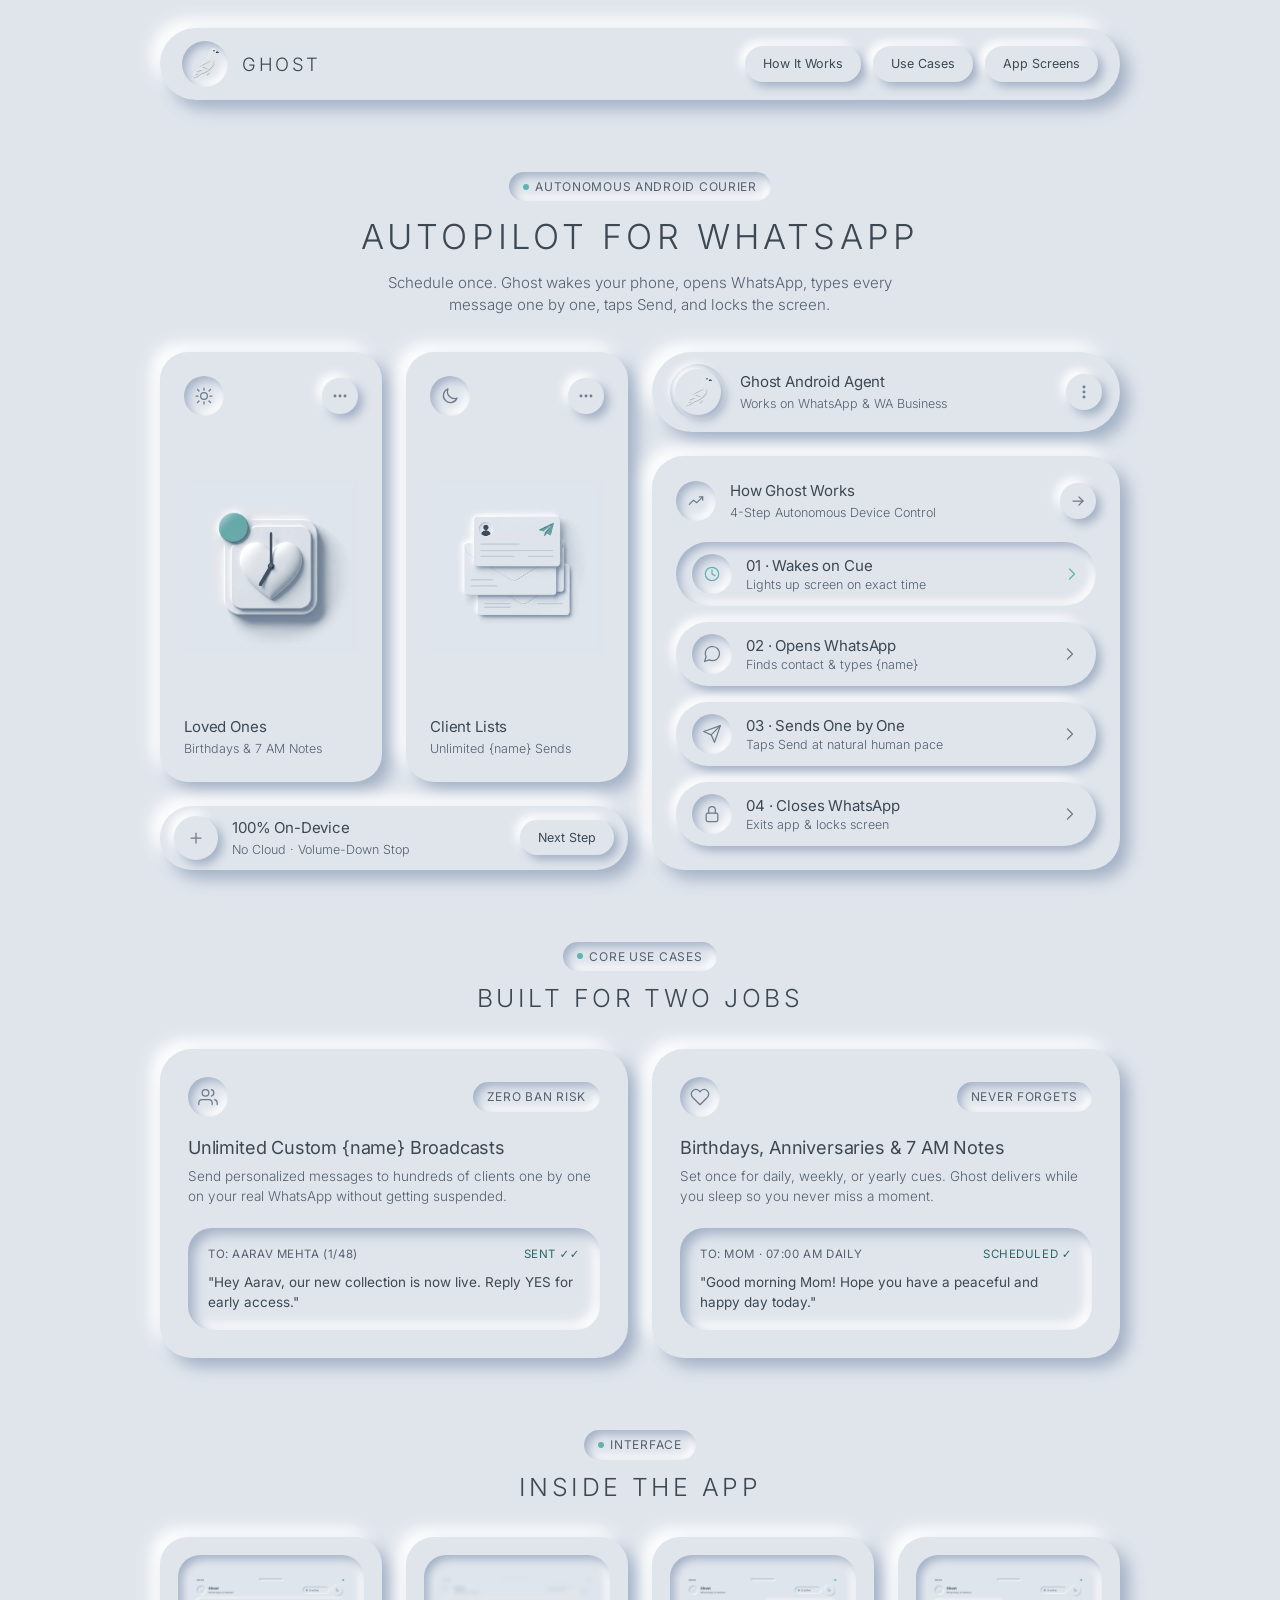
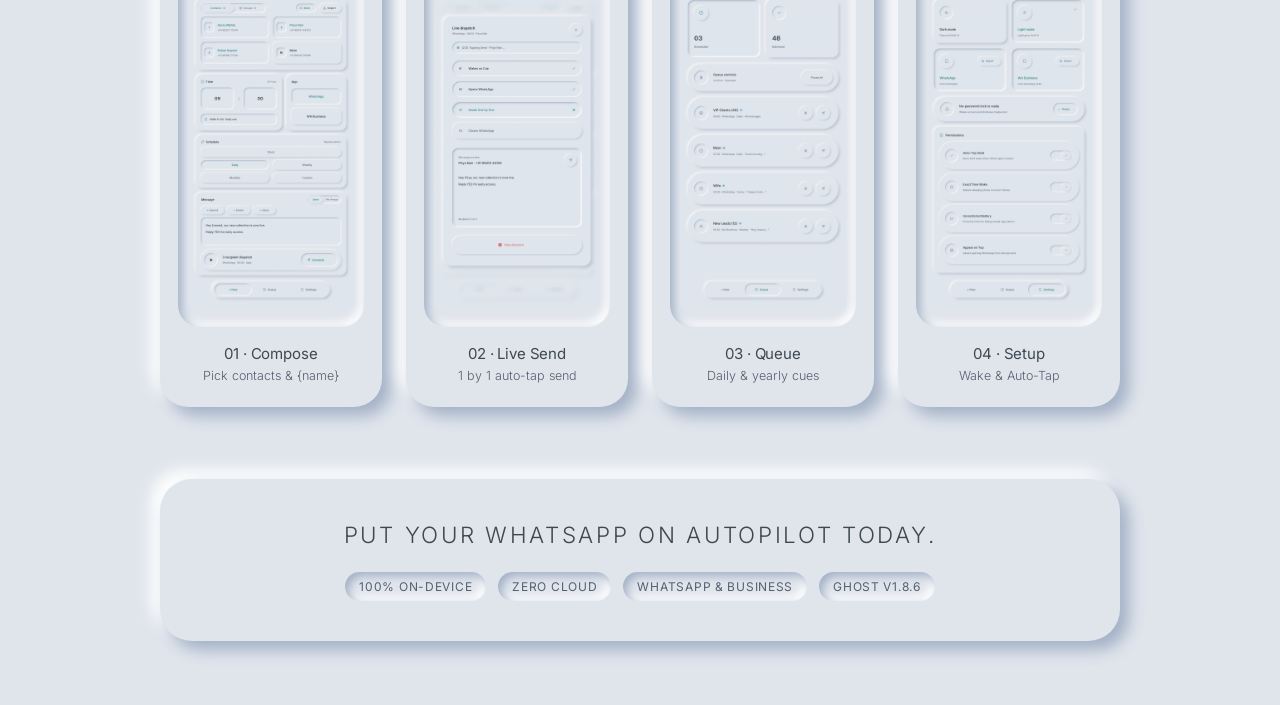
<file: index.html>
<!DOCTYPE html>
<html lang="en">
<head>
  <meta charset="UTF-8" />
  <meta name="viewport" content="width=device-width, initial-scale=1.0" />
  <title>Ghost · WhatsApp Scheduler &amp; Broadcast Autopilot for Android</title>
  <meta
    name="description"
    content="Schedule WhatsApp &amp; WA Business messages once. Ghost wakes your Android phone, opens WhatsApp, sends custom {name} broadcasts 1 by 1, and locks the screen."
  />
  <meta
    name="robots"
    content="index, follow, max-image-preview:large, max-snippet:-1, max-video-preview:-1"
  />
  <meta name="theme-color" content="#E0E5EC" />
  <link rel="canonical" href="https://ghost.justsimpleapps.online/" />

  <!-- Preload Self-Hosted WOFF2 Fonts for Zero-FOIT & Faster LCP -->
  <link
    rel="preload"
    href="assets/fonts/inter-latin-300-normal.woff2"
    as="font"
    type="font/woff2"
    crossorigin
  />
  <link
    rel="preload"
    href="assets/fonts/inter-latin-400-normal.woff2"
    as="font"
    type="font/woff2"
    crossorigin
  />
  <link
    rel="preload"
    href="assets/card-loved-ones.webp?v=4"
    as="image"
    type="image/webp"
    fetchpriority="high"
  />
  <link
    rel="preload"
    href="assets/card-client-lists.webp?v=4"
    as="image"
    type="image/webp"
    fetchpriority="high"
  />

  <!-- Transparent White Pigeon PNG Favicon & App Icons (No Background) -->
  <link rel="icon" type="image/png" sizes="64x64" href="favicon.png?v=3" />
  <link rel="shortcut icon" type="image/png" href="assets/favicon.png?v=3" />
  <link rel="icon" type="image/png" sizes="192x192" href="assets/icon-192.png?v=3" />
  <link rel="apple-touch-icon" sizes="180x180" href="apple-touch-icon.png?v=3" />
  <link rel="manifest" href="site.webmanifest" />

  <!-- Open Graph / Social Share Meta Tags -->
  <meta property="og:type" content="website" />
  <meta property="og:site_name" content="Ghost" />
  <meta property="og:locale" content="en_US" />
  <meta property="og:url" content="https://ghost.justsimpleapps.online/" />
  <meta property="og:title" content="GHOST · Autopilot for WhatsApp" />
  <meta
    property="og:description"
    content="Wakes on Cue · Opens WhatsApp · Sends 1 by 1 · Closes WhatsApp. 100% On-Device Android Autopilot."
  />
  <meta property="og:image" content="https://ghost.justsimpleapps.online/assets/og-image.png?v=3" />
  <meta property="og:image:type" content="image/png" />
  <meta property="og:image:width" content="1200" />
  <meta property="og:image:height" content="630" />
  <meta property="og:image:alt" content="GHOST · Autopilot for WhatsApp" />
  <meta name="twitter:card" content="summary_large_image" />
  <meta name="twitter:title" content="GHOST · Autopilot for WhatsApp" />
  <meta
    name="twitter:description"
    content="Wakes on Cue · Opens WhatsApp · Sends 1 by 1 · Closes WhatsApp. 100% On-Device Android Autopilot."
  />
  <meta name="twitter:image" content="https://ghost.justsimpleapps.online/assets/og-image.png?v=3" />

  <!-- Schema.org Structured Data (Organization + WebSite + SoftwareApplication + HowTo) -->
  <script type="application/ld+json">
    {
      "@context": "https://schema.org",
      "@graph": [
        {
          "@type": "Organization",
          "@id": "https://ghost.justsimpleapps.online/#organization",
          "name": "JustSimpleApps",
          "url": "https://justsimpleapps.online/",
          "logo": "https://ghost.justsimpleapps.online/assets/icon-512.png",
          "sameAs": [
            "https://github.com/owaiskhan-ash",
            "https://github.com/owaiskhan-ash/Ghost",
            "https://github.com/owaiskhan-ash/Ghost-Website"
          ]
        },
        {
          "@type": "WebSite",
          "@id": "https://ghost.justsimpleapps.online/#website",
          "url": "https://ghost.justsimpleapps.online/",
          "name": "Ghost · WhatsApp Autopilot",
          "inLanguage": "en-US",
          "publisher": {
            "@id": "https://ghost.justsimpleapps.online/#organization"
          },
          "description": "100% on-device Android WhatsApp scheduler and sequential broadcast autopilot."
        },
        {
          "@type": "SoftwareApplication",
          "@id": "https://ghost.justsimpleapps.online/#app",
          "name": "Ghost",
          "operatingSystem": "Android 8.0+",
          "applicationCategory": "CommunicationApplication",
          "softwareVersion": "1.8.6",
          "isAccessibleForFree": true,
          "author": {
            "@id": "https://ghost.justsimpleapps.online/#organization"
          },
          "sameAs": [
            "https://github.com/owaiskhan-ash/Ghost",
            "https://github.com/owaiskhan-ash/Ghost-Website"
          ],
          "description": "Autonomous Android courier that wakes your phone on schedule, opens WhatsApp or WA Business, types personalized {name} messages one by one, taps Send, and locks the screen.",
          "featureList": [
            "100% On-Device Android WhatsApp Scheduler with Zero Cloud Dependency",
            "Supports both WhatsApp and WhatsApp Business",
            "Unlimited Custom {name} Sequential Broadcasts with Zero Ban Risk",
            "Automatic Screen Wake, Chat Search, One-by-One Auto-Tap Send, and Screen Lock",
            "Daily, Weekly, and Yearly Recurring Cues for Birthdays, Anniversaries, and Morning Notes"
          ],
          "image": "https://ghost.justsimpleapps.online/assets/og-image.png",
          "screenshot": [
            "https://ghost.justsimpleapps.online/assets/screen-broadcast.png",
            "https://ghost.justsimpleapps.online/assets/screen-live-send.png",
            "https://ghost.justsimpleapps.online/assets/screen-loved-ones.png",
            "https://ghost.justsimpleapps.online/assets/screen-setup.png"
          ],
          "offers": {
            "@type": "Offer",
            "price": "0",
            "priceCurrency": "USD"
          },
          "aggregateRating": {
            "@type": "AggregateRating",
            "ratingValue": "5.0",
            "bestRating": "5",
            "worstRating": "1",
            "ratingCount": "28"
          }
        },
        {
          "@type": "HowTo",
          "@id": "https://ghost.justsimpleapps.online/#howto",
          "name": "How Ghost Automates WhatsApp Messages on Android",
          "description": "4-step autonomous on-device control that dispatches scheduled WhatsApp messages hands-free.",
          "totalTime": "PT1M",
          "image": "https://ghost.justsimpleapps.online/assets/screen-live-send.png",
          "step": [
            {
              "@type": "HowToStep",
              "position": 1,
              "name": "Wakes on Cue",
              "url": "https://ghost.justsimpleapps.online/#how-it-works",
              "text": "Ghost lights up your Android screen at the exact scheduled minute."
            },
            {
              "@type": "HowToStep",
              "position": 2,
              "name": "Opens WhatsApp",
              "url": "https://ghost.justsimpleapps.online/#how-it-works",
              "text": "Launches WhatsApp or WA Business, finds the contact chat, and types custom {name} variables."
            },
            {
              "@type": "HowToStep",
              "position": 3,
              "name": "Sends One by One",
              "url": "https://ghost.justsimpleapps.online/#how-it-works",
              "text": "Taps Send sequentially at a natural human pace with zero ban risk."
            },
            {
              "@type": "HowToStep",
              "position": 4,
              "name": "Closes WhatsApp",
              "url": "https://ghost.justsimpleapps.online/#how-it-works",
              "text": "Exits WhatsApp back to the home screen and lets the display lock."
            }
          ]
        },
        {
          "@type": "FAQPage",
          "@id": "https://ghost.justsimpleapps.online/#faq",
          "mainEntity": [
            {
              "@type": "Question",
              "name": "Does Ghost have any WhatsApp ban risk?",
              "acceptedAnswer": {
                "@type": "Answer",
                "text": "No. Ghost runs 100% on your physical Android device and dispatches messages sequentially one by one inside your real WhatsApp or WhatsApp Business app at a natural human pace, avoiding bulk cloud APIs and unofficial mod APKs."
              }
            },
            {
              "@type": "Question",
              "name": "Does Ghost work while my phone screen is off?",
              "acceptedAnswer": {
                "@type": "Answer",
                "text": "Yes. At the scheduled minute, Ghost wakes the display, opens WhatsApp, types and taps Send for each recipient, exits WhatsApp, and lets the screen lock again automatically."
              }
            },
            {
              "@type": "Question",
              "name": "Can Ghost send personalized {name} broadcasts to client lists?",
              "acceptedAnswer": {
                "@type": "Answer",
                "text": "Yes. You can select individual contacts or custom broadcast groups and use {name}, {date}, and {day} variables so every recipient receives a personally addressed message."
              }
            },
            {
              "@type": "Question",
              "name": "Does Ghost upload my contacts or messages to the cloud?",
              "acceptedAnswer": {
                "@type": "Answer",
                "text": "Never. Ghost operates 100% locally on your Android phone with zero cloud servers and instant Volume-Down hardware emergency stop."
              }
            }
          ]
        }
      ]
    }
  </script>

  <style>
    /* ==========================================================================
       1. Self-Hosted Thin & Normal Fonts + CSS Custom Properties
       ========================================================================== */
    @font-face {
      font-family: 'Inter';
      font-style: normal;
      font-weight: 300;
      font-display: swap;
      src: url('assets/fonts/inter-latin-300-normal.woff2') format('woff2');
    }

    @font-face {
      font-family: 'Inter';
      font-style: normal;
      font-weight: 400;
      font-display: swap;
      src: url('assets/fonts/inter-latin-400-normal.woff2') format('woff2');
    }

    :root {
      --bg-base: #E0E5EC;
      --text-primary: #3D4852;
      --text-secondary: #556070;
      --icon-color: #6C7A89;
      --accent-color: #5FB3B3;
      --accent-text: #266868;

      /* Paired Neumorphic Shadows */
      --shadow-raised: 9px 9px 16px #A3B1C6, -9px -9px 16px #FFFFFF;
      --shadow-raised-sm: 5px 5px 10px #A3B1C6, -5px -5px 10px #FFFFFF;
      --shadow-inset: inset 6px 6px 12px #A3B1C6, inset -6px -6px 12px #FFFFFF;
      --shadow-inset-sm: inset 4px 4px 8px #A3B1C6, inset -4px -4px 8px #FFFFFF;
      --shadow-focus: inset 3px 3px 6px #A3B1C6, inset -3px -3px 6px #FFFFFF;

      /* Radii */
      --radius-lg: 32px;
      --radius-md: 28px;
      --radius-sm: 24px;
      --radius-pill: 999px;
      --radius-circle: 50%;
    }

    /* ==========================================================================
       2. Reset & Base Typography
       ========================================================================== */
    *,
    *::before,
    *::after {
      box-sizing: border-box;
      margin: 0;
      padding: 0;
    }

    html {
      font-size: 16px;
      scroll-behavior: smooth;
      -webkit-font-smoothing: antialiased;
      -moz-osx-font-smoothing: grayscale;
    }

    /* Sleek Neumorphic Soft-UI Side Scroller (PC & Mobile) */
    ::-webkit-scrollbar {
      width: 10px;
      height: 10px;
    }

    ::-webkit-scrollbar-button {
      display: none;
      width: 0;
      height: 0;
    }

    ::-webkit-scrollbar-track {
      background-color: var(--bg-base);
      box-shadow: inset 2px 2px 4px #A3B1C6, inset -2px -2px 4px #FFFFFF;
      border-radius: var(--radius-pill);
      margin: 6px 0;
    }

    ::-webkit-scrollbar-thumb {
      background-color: #9AA8BC;
      border-radius: var(--radius-pill);
      border: 2px solid var(--bg-base);
      min-height: 44px;
    }

    ::-webkit-scrollbar-thumb:hover,
    ::-webkit-scrollbar-thumb:active {
      background-color: var(--accent-color);
    }

    ::-webkit-scrollbar-corner {
      background-color: var(--bg-base);
    }

    @supports not selector(::-webkit-scrollbar) {
      html {
        scrollbar-width: thin;
        scrollbar-color: #9AA8BC var(--bg-base);
      }
    }

    body {
      font-family: 'Inter', system-ui, -apple-system, BlinkMacSystemFont, 'Segoe UI', Roboto, sans-serif;
      font-weight: 400;
      background-color: var(--bg-base);
      color: var(--text-primary);
      min-height: 100vh;
      line-height: 1.45;
      overflow-x: hidden;
    }

    a {
      color: inherit;
      text-decoration: none;
    }

    button {
      font-family: inherit;
      border: none;
      background: var(--bg-base);
      color: var(--text-primary);
      cursor: pointer;
    }

    button:focus-visible,
    a:focus-visible {
      outline: none;
      box-shadow: var(--shadow-focus);
    }

    /* Typography helpers */
    .title-text {
      font-size: 0.9375rem;
      font-weight: 400;
      color: var(--text-primary);
      letter-spacing: -0.01em;
    }

    .subtitle-text {
      font-size: 0.78125rem;
      font-weight: 300;
      color: var(--text-secondary);
      margin-top: 2px;
    }

    /* ==========================================================================
       3. Shared Neumorphic Primitives
       ========================================================================== */
    .neu-card-lg {
      background-color: var(--bg-base);
      border-radius: var(--radius-lg);
      box-shadow: var(--shadow-raised);
    }

    .neu-card-md {
      background-color: var(--bg-base);
      border-radius: var(--radius-md);
      box-shadow: var(--shadow-raised);
    }

    .neu-pill {
      background-color: var(--bg-base);
      border-radius: var(--radius-pill);
      box-shadow: var(--shadow-raised);
    }

    .neu-well-inset {
      background-color: var(--bg-base);
      border-radius: var(--radius-sm);
      box-shadow: var(--shadow-inset);
    }

    .icon-well {
      width: 40px;
      height: 40px;
      border-radius: var(--radius-circle);
      background-color: var(--bg-base);
      box-shadow: var(--shadow-inset-sm);
      display: inline-flex;
      align-items: center;
      justify-content: center;
      flex-shrink: 0;
      color: var(--icon-color);
      transition: all 0.2s ease;
    }

    .icon-btn {
      width: 36px;
      height: 36px;
      border-radius: var(--radius-circle);
      background-color: var(--bg-base);
      box-shadow: var(--shadow-raised-sm);
      display: inline-flex;
      align-items: center;
      justify-content: center;
      flex-shrink: 0;
      color: var(--icon-color);
      transition: all 0.2s ease;
    }

    .icon-btn:hover,
    .icon-btn:active,
    .icon-btn.is-active {
      box-shadow: var(--shadow-inset-sm);
      color: var(--accent-color);
    }

    .icon-svg {
      width: 20px;
      height: 20px;
      stroke: currentColor;
      stroke-width: 1.5;
      stroke-linecap: round;
      stroke-linejoin: round;
      fill: none;
    }

    .pill-tag {
      display: inline-flex;
      align-items: center;
      gap: 6px;
      padding: 6px 14px;
      border-radius: var(--radius-pill);
      background-color: var(--bg-base);
      box-shadow: var(--shadow-inset-sm);
      font-size: 0.75rem;
      font-weight: 400;
      letter-spacing: 0.06em;
      text-transform: uppercase;
      color: var(--text-secondary);
    }

    .pill-tag .dot {
      width: 6px;
      height: 6px;
      border-radius: var(--radius-circle);
      background-color: var(--accent-color);
    }

    /* ==========================================================================
       4. Landing Page Layout & Header Navbar
       ========================================================================== */
    .page-wrapper {
      max-width: 1040px;
      margin: 0 auto;
      padding: 28px 40px 64px;
      display: flex;
      flex-direction: column;
      gap: 72px;
    }

    .main-content {
      display: flex;
      flex-direction: column;
      gap: 72px;
    }

    .site-header {
      height: 72px;
      padding: 10px 22px;
      display: flex;
      align-items: center;
      justify-content: space-between;
      gap: 16px;
    }

    .brand-lockup {
      display: flex;
      align-items: center;
      gap: 14px;
    }

    .brand-icon-ring {
      width: 46px;
      height: 46px;
      border-radius: var(--radius-circle);
      background-color: var(--bg-base);
      box-shadow: var(--shadow-inset-sm);
      display: inline-flex;
      align-items: center;
      justify-content: center;
      color: var(--text-primary);
    }

    .brand-wordmark {
      font-size: 1.15rem;
      font-weight: 300;
      letter-spacing: 0.14em;
      text-transform: uppercase;
      color: var(--text-primary);
    }

    .header-nav {
      display: flex;
      align-items: center;
      gap: 12px;
    }

    .nav-pill-link {
      padding: 9px 18px;
      border-radius: var(--radius-pill);
      background-color: var(--bg-base);
      box-shadow: var(--shadow-raised-sm);
      font-size: 0.78125rem;
      font-weight: 400;
      color: var(--text-primary);
      transition: all 0.2s ease;
    }

    .nav-pill-link:hover,
    .nav-pill-link:active {
      box-shadow: var(--shadow-inset-sm);
      color: var(--accent-text);
    }

    /* ==========================================================================
       5. Hero Intro + Interactive 2-Column How-It-Works Dashboard
       ========================================================================== */
    .hero-section {
      display: flex;
      flex-direction: column;
      gap: 36px;
    }

    .hero-intro {
      text-align: center;
      max-width: 680px;
      margin: 0 auto;
      display: flex;
      flex-direction: column;
      align-items: center;
      gap: 14px;
    }

    .hero-heading {
      font-size: 2.15rem;
      font-weight: 300;
      letter-spacing: 0.12em;
      text-transform: uppercase;
      color: var(--text-primary);
      line-height: 1.25;
    }

    .hero-subtitle {
      font-size: 0.9375rem;
      font-weight: 300;
      color: var(--text-secondary);
      max-width: 520px;
    }

    /* 2-Column Dashboard Grid */
    .dashboard-grid {
      display: grid;
      grid-template-columns: repeat(2, minmax(0, 1fr));
      gap: 24px;
      align-items: stretch;
    }

    .dashboard-col {
      display: flex;
      flex-direction: column;
      justify-content: space-between;
      gap: 24px;
    }

    /* Two-Up Card Row */
    .two-up-row {
      display: grid;
      grid-template-columns: repeat(2, minmax(0, 1fr));
      gap: 24px;
      flex: 1;
    }

    .square-card {
      min-height: 220px;
      height: 100%;
      padding: 24px;
      display: flex;
      flex-direction: column;
      justify-content: space-between;
    }

    .square-card__top {
      display: flex;
      align-items: center;
      justify-content: space-between;
    }

    .square-card__art {
      width: 100%;
      flex: 1;
      min-height: 170px;
      margin: 12px 0;
      border-radius: 18px;
      background-color: var(--bg-base);
      box-shadow: none;
      padding: 0;
      display: flex;
      align-items: center;
      justify-content: center;
      overflow: hidden;
    }

    .square-card__art picture {
      width: 100%;
      height: 100%;
      display: flex;
      align-items: center;
      justify-content: center;
    }

    .square-card__art img {
      width: 100%;
      height: 100%;
      max-height: 200px;
      object-fit: contain;
      border-radius: 14px;
      display: block;
    }

    .square-card__bottom {
      display: flex;
      flex-direction: column;
    }

    /* Bottom Action Bar */
    .action-bar {
      height: 64px;
      padding: 8px 14px;
      display: flex;
      align-items: center;
      justify-content: space-between;
      gap: 14px;
    }

    .action-bar__left {
      display: flex;
      align-items: center;
      gap: 14px;
      min-width: 0;
    }

    .plus-btn {
      width: 44px;
      height: 44px;
      border-radius: var(--radius-circle);
      background-color: var(--bg-base);
      box-shadow: var(--shadow-raised-sm);
      display: inline-flex;
      align-items: center;
      justify-content: center;
      color: var(--icon-color);
      flex-shrink: 0;
      transition: all 0.2s ease;
    }

    .plus-btn:hover,
    .plus-btn:active,
    .plus-btn.is-active {
      box-shadow: var(--shadow-inset);
      color: var(--accent-color);
    }

    .see-all-btn {
      padding: 10px 18px;
      border-radius: var(--radius-pill);
      background-color: var(--bg-base);
      box-shadow: var(--shadow-raised-sm);
      font-size: 0.78125rem;
      font-weight: 400;
      color: var(--text-primary);
      flex-shrink: 0;
      transition: all 0.2s ease;
    }

    .see-all-btn:hover,
    .see-all-btn:active {
      box-shadow: var(--shadow-inset-sm);
      color: var(--accent-text);
    }

    /* Right Column: Agent Status Pill & 4-Step Panel */
    .profile-pill {
      height: 80px;
      padding: 12px 18px;
      display: flex;
      align-items: center;
      justify-content: space-between;
      gap: 14px;
    }

    .profile-pill__left {
      display: flex;
      align-items: center;
      gap: 14px;
      min-width: 0;
    }

    .avatar-ring {
      width: 56px;
      height: 56px;
      border-radius: var(--radius-circle);
      background-color: var(--bg-base);
      box-shadow: var(--shadow-inset-sm);
      padding: 5px;
      display: inline-flex;
      align-items: center;
      justify-content: center;
      flex-shrink: 0;
    }

    .avatar-slot {
      width: 100%;
      height: 100%;
      border-radius: var(--radius-circle);
      background-color: var(--bg-base);
      box-shadow: var(--shadow-raised-sm);
      display: flex;
      align-items: center;
      justify-content: center;
      color: var(--icon-color);
    }

    .analytics-panel {
      padding: 24px;
      display: flex;
      flex-direction: column;
      gap: 20px;
    }

    .analytics-panel__header {
      display: flex;
      align-items: center;
      justify-content: space-between;
      gap: 12px;
    }

    .analytics-panel__identity {
      display: flex;
      align-items: center;
      gap: 14px;
    }

    .analytics-list {
      display: flex;
      flex-direction: column;
      gap: 16px;
    }

    .analytics-row {
      width: 100%;
      height: 64px;
      border-radius: var(--radius-pill);
      background-color: var(--bg-base);
      box-shadow: var(--shadow-raised-sm);
      padding: 8px 16px;
      display: flex;
      align-items: center;
      justify-content: space-between;
      gap: 14px;
      text-align: left;
      transition: all 0.2s ease;
    }

    .analytics-row:hover,
    .analytics-row:active,
    .analytics-row.is-active {
      box-shadow: var(--shadow-inset-sm);
    }

    .analytics-row.is-active .icon-well {
      color: var(--accent-color);
    }

    .analytics-row:hover .chevron-icon,
    .analytics-row.is-active .chevron-icon {
      color: var(--accent-color);
      transform: translateX(2px);
    }

    .analytics-row__left {
      display: flex;
      align-items: center;
      gap: 14px;
      min-width: 0;
    }

    .chevron-icon {
      color: var(--icon-color);
      display: inline-flex;
      align-items: center;
      justify-content: center;
      transition: all 0.2s ease;
    }

    /* ==========================================================================
       6. Section Header Pattern
       ========================================================================== */
    .section-block {
      display: flex;
      flex-direction: column;
      gap: 32px;
    }

    .section-header {
      text-align: center;
      display: flex;
      flex-direction: column;
      align-items: center;
      gap: 10px;
    }

    .section-heading {
      font-size: 1.55rem;
      font-weight: 300;
      letter-spacing: 0.14em;
      text-transform: uppercase;
      color: var(--text-primary);
    }

    /* ==========================================================================
       7. Two Core Use Cases Section
       ========================================================================== */
    .usecase-grid {
      display: grid;
      grid-template-columns: repeat(2, minmax(0, 1fr));
      gap: 24px;
    }

    .usecase-card {
      padding: 28px;
      display: flex;
      flex-direction: column;
      justify-content: space-between;
      gap: 22px;
    }

    .usecase-card__top {
      display: flex;
      align-items: center;
      justify-content: space-between;
      gap: 12px;
    }

    .usecase-card__title {
      font-size: 1.125rem;
      font-weight: 400;
      color: var(--text-primary);
      letter-spacing: -0.01em;
    }

    .usecase-card__desc {
      font-size: 0.84375rem;
      font-weight: 300;
      color: var(--text-secondary);
      margin-top: 6px;
    }

    /* Inset Message Preview Well */
    .message-well {
      padding: 18px 20px;
      display: flex;
      flex-direction: column;
      gap: 10px;
    }

    .message-well__meta {
      display: flex;
      align-items: center;
      justify-content: space-between;
      font-size: 0.72rem;
      font-weight: 400;
      letter-spacing: 0.05em;
      text-transform: uppercase;
      color: var(--text-secondary);
    }

    .message-well__status {
      color: var(--accent-text);
    }

    .message-well__bubble {
      font-size: 0.84375rem;
      font-weight: 400;
      color: var(--text-primary);
      line-height: 1.45;
    }

    /* ==========================================================================
       8. Inside The App (4 Neumorphic Phone Frames)
       ========================================================================== */
    .screens-grid {
      display: grid;
      grid-template-columns: repeat(4, minmax(0, 1fr));
      gap: 24px;
    }

    .screen-card {
      padding: 18px 18px 22px;
      display: flex;
      flex-direction: column;
      align-items: center;
      gap: 16px;
      text-align: center;
    }

    .screen-bezel {
      width: 100%;
      aspect-ratio: 1 / 2;
      border-radius: 22px;
      background-color: var(--bg-base);
      box-shadow: var(--shadow-inset-sm);
      padding: 10px;
      display: flex;
      align-items: center;
      justify-content: center;
      overflow: hidden;
    }

    .screen-bezel picture {
      width: 100%;
      height: 100%;
      display: flex;
      align-items: center;
      justify-content: center;
    }

    .screen-bezel img {
      width: 100%;
      height: 100%;
      object-fit: contain;
      border-radius: 16px;
      display: block;
    }

    /* ==========================================================================
       9. Closing Neumorphic Footer
       ========================================================================== */
    .site-footer {
      padding: 40px 28px;
      display: flex;
      flex-direction: column;
      align-items: center;
      text-align: center;
      gap: 20px;
    }

    .footer-heading {
      font-size: 1.4rem;
      font-weight: 300;
      letter-spacing: 0.12em;
      text-transform: uppercase;
      color: var(--text-primary);
    }

    .footer-pills {
      display: flex;
      flex-wrap: wrap;
      justify-content: center;
      gap: 12px;
    }

    /* ==========================================================================
       10. Responsive Breakpoints
       ========================================================================== */
    @media (max-width: 900px) {
      .dashboard-grid,
      .usecase-grid {
        grid-template-columns: 1fr;
      }

      .screens-grid {
        grid-template-columns: repeat(2, minmax(0, 1fr));
      }
    }

    @media (max-width: 600px) {
      html {
        font-size: 14.4px;
      }

      .page-wrapper {
        padding: 20px 16px 48px;
        gap: 52px;
      }

      .main-content {
        gap: 52px;
      }

      .site-header {
        height: auto;
        padding: 14px 18px;
        flex-direction: column;
      }

      .two-up-row,
      .screens-grid {
        grid-template-columns: 1fr;
      }

      .hero-heading {
        font-size: 1.75rem;
        letter-spacing: 0.12em;
      }

      ::-webkit-scrollbar {
        width: 5px;
        height: 5px;
      }

      ::-webkit-scrollbar-track {
        box-shadow: none;
        margin: 4px 0;
      }

      ::-webkit-scrollbar-thumb {
        border-width: 1px;
      }
    }

    @media (prefers-reduced-motion: reduce) {
      html {
        scroll-behavior: auto;
      }

      *,
      *::before,
      *::after {
        transition-duration: 0.01ms !important;
        animation-duration: 0.01ms !important;
      }
    }
  </style>
</head>
<body>
  <div class="page-wrapper">
    <!-- ========================================================================
         1. TOP NEUMORPHIC HEADER NAVBAR
         ======================================================================== -->
    <header class="neu-pill site-header">
      <div class="brand-lockup">
        <div class="brand-icon-ring" aria-hidden="true" style="overflow: hidden; padding: 6px;">
          <picture style="width: 100%; height: 100%; display: flex; align-items: center; justify-content: center;">
            <source srcset="assets/pigeon-white-nobg.webp?v=4" type="image/webp" />
            <img
              src="assets/pigeon-white-nobg.png?v=4"
              alt="Ghost White Pigeon Logo"
              width="64"
              height="64"
              decoding="async"
              style="width: 100%; height: 100%; object-fit: contain; display: block;"
            />
          </picture>
        </div>
        <span class="brand-wordmark">GHOST</span>
      </div>

      <nav class="header-nav" aria-label="Section navigation">
        <a href="#how-it-works" class="nav-pill-link">How It Works</a>
        <a href="#use-cases" class="nav-pill-link">Use Cases</a>
        <a href="#screens" class="nav-pill-link">App Screens</a>
      </nav>
    </header>

    <!-- ========================================================================
         MAIN LANDMARK WRAPPING ALL PRIMARY SECTIONS
         ======================================================================== -->
    <main id="main-content" class="main-content">
      <!-- ======================================================================
           2. HERO LANDING SECTION & INTERACTIVE HOW-IT-WORKS DASHBOARD
           ====================================================================== -->
      <section id="how-it-works" class="hero-section" aria-label="Hero and How Ghost Works">
        <div class="hero-intro">
          <div class="pill-tag">
            <span class="dot"></span>
            <span>Autonomous Android Courier</span>
          </div>
          <h1 class="hero-heading">AUTOPILOT FOR WHATSAPP</h1>
          <p class="hero-subtitle">
            Schedule once. Ghost wakes your phone, opens WhatsApp, types every message one by one, taps Send, and locks the screen.
          </p>
        </div>

        <!-- Two-Column Neumorphic Interactive Showcase -->
        <div class="dashboard-grid">
          <!-- LEFT COLUMN -->
          <div class="dashboard-col">
            <!-- 1. Two-Up Card Row -->
            <div class="two-up-row">
              <!-- Card 1: Sun Icon -->
              <article class="neu-card-md square-card">
                <div class="square-card__top">
                  <div class="icon-well" aria-hidden="true">
                    <svg class="icon-svg" viewBox="0 0 24 24">
                      <circle cx="12" cy="12" r="4"></circle>
                      <line x1="12" y1="2.5" x2="12" y2="5"></line>
                      <line x1="12" y1="19" x2="12" y2="21.5"></line>
                      <line x1="4.22" y1="4.22" x2="5.98" y2="5.98"></line>
                      <line x1="18.02" y1="18.02" x2="19.78" y2="19.78"></line>
                      <line x1="2.5" y1="12" x2="5" y2="12"></line>
                      <line x1="19" y1="12" x2="21.5" y2="12"></line>
                      <line x1="4.22" y1="19.78" x2="5.98" y2="18.02"></line>
                      <line x1="18.02" y1="5.98" x2="19.78" y2="4.22"></line>
                    </svg>
                  </div>
                  <button type="button" class="icon-btn" aria-label="Morning schedule">
                    <svg class="icon-svg" viewBox="0 0 24 24">
                      <circle cx="6" cy="12" r="1"></circle>
                      <circle cx="12" cy="12" r="1"></circle>
                      <circle cx="18" cy="12" r="1"></circle>
                    </svg>
                  </button>
                </div>
                <div class="square-card__art">
                  <picture>
                    <source srcset="assets/card-loved-ones.webp?v=4" type="image/webp" />
                    <img
                      src="assets/card-loved-ones.png?v=4"
                      alt="Soft UI 3D heart clock scheduled at 7 AM for loved ones"
                      width="600"
                      height="600"
                      fetchpriority="high"
                      decoding="async"
                    />
                  </picture>
                </div>
                <div class="square-card__bottom">
                  <h2 class="title-text">Loved Ones</h2>
                  <p class="subtitle-text">Birthdays &amp; 7 AM Notes</p>
                </div>
              </article>

              <!-- Card 2: Moon Icon -->
              <article class="neu-card-md square-card">
                <div class="square-card__top">
                  <div class="icon-well" aria-hidden="true">
                    <svg class="icon-svg" viewBox="0 0 24 24">
                      <path d="M20.5 14.5A8.5 8.5 0 0 1 9.5 3.5a8.5 8.5 0 1 0 11 11z"></path>
                    </svg>
                  </div>
                  <button type="button" class="icon-btn" aria-label="Client broadcast options">
                    <svg class="icon-svg" viewBox="0 0 24 24">
                      <circle cx="6" cy="12" r="1"></circle>
                      <circle cx="12" cy="12" r="1"></circle>
                      <circle cx="18" cy="12" r="1"></circle>
                    </svg>
                  </button>
                </div>
                <div class="square-card__art">
                  <picture>
                    <source srcset="assets/card-client-lists.webp?v=4" type="image/webp" />
                    <img
                      src="assets/card-client-lists.png?v=4"
                      alt="Soft UI 3D sequential client broadcast envelopes"
                      width="600"
                      height="600"
                      fetchpriority="high"
                      decoding="async"
                    />
                  </picture>
                </div>
                <div class="square-card__bottom">
                  <h2 class="title-text">Client Lists</h2>
                  <p class="subtitle-text">Unlimited {name} Sends</p>
                </div>
              </article>
            </div>

            <!-- 2. Bottom Action Bar -->
            <div class="neu-pill action-bar">
              <div class="action-bar__left">
                <button type="button" id="plusActionBtn" class="plus-btn" aria-label="Step trigger">
                  <svg class="icon-svg" viewBox="0 0 24 24">
                    <line x1="12" y1="6" x2="12" y2="18"></line>
                    <line x1="6" y1="12" x2="18" y2="12"></line>
                  </svg>
                </button>
                <div>
                  <div class="title-text">100% On-Device</div>
                  <div class="subtitle-text">No Cloud · Volume-Down Stop</div>
                </div>
              </div>

              <button type="button" id="cycleStepBtn" class="see-all-btn">Next Step</button>
            </div>
          </div>

          <!-- RIGHT COLUMN -->
          <div class="dashboard-col">
            <!-- 1. Agent Status Pill -->
            <div class="neu-pill profile-pill">
              <div class="profile-pill__left">
                <div class="avatar-ring" aria-hidden="true">
                  <div class="avatar-slot" style="overflow: hidden; padding: 6px;">
                    <picture style="width: 100%; height: 100%; display: flex; align-items: center; justify-content: center;">
                      <source srcset="assets/pigeon-white-nobg.webp?v=4" type="image/webp" />
                      <img
                        src="assets/pigeon-white-nobg.png?v=4"
                        alt="Ghost White Pigeon Logo"
                        width="64"
                        height="64"
                        decoding="async"
                        style="width: 100%; height: 100%; object-fit: contain; display: block;"
                      />
                    </picture>
                  </div>
                </div>
                <div>
                  <div class="title-text">Ghost Android Agent</div>
                  <div class="subtitle-text">Works on WhatsApp &amp; WA Business</div>
                </div>
              </div>

              <button type="button" class="icon-btn" aria-label="Agent status">
                <svg class="icon-svg" viewBox="0 0 24 24">
                  <circle cx="12" cy="6" r="1"></circle>
                  <circle cx="12" cy="12" r="1"></circle>
                  <circle cx="12" cy="18" r="1"></circle>
                </svg>
              </button>
            </div>

            <!-- 2. How Ghost Works Panel (4-Step Autonomous Flow) -->
            <article class="neu-card-lg analytics-panel">
              <div class="analytics-panel__header">
                <div class="analytics-panel__identity">
                  <div class="icon-well" aria-hidden="true">
                    <svg class="icon-svg" viewBox="0 0 24 24">
                      <polyline points="4 16 9 11 13 14 20 7"></polyline>
                      <polyline points="16 7 20 7 20 11"></polyline>
                    </svg>
                  </div>
                  <div>
                    <h2 class="title-text">How Ghost Works</h2>
                    <p class="subtitle-text">4-Step Autonomous Device Control</p>
                  </div>
                </div>

                <button type="button" id="nextStepBtn" class="icon-btn" aria-label="Cycle step">
                  <svg class="icon-svg" viewBox="0 0 24 24">
                    <line x1="6" y1="12" x2="18" y2="12"></line>
                    <polyline points="13 7 18 12 13 17"></polyline>
                  </svg>
                </button>
              </div>

              <!-- 4 Raised Pill List Rows -->
              <div class="analytics-list">
                <!-- Step 1 -->
                <button type="button" class="analytics-row is-active" data-step="0" aria-pressed="true">
                  <span class="analytics-row__left">
                    <span class="icon-well" aria-hidden="true">
                      <svg class="icon-svg" viewBox="0 0 24 24">
                        <circle cx="12" cy="12" r="8"></circle>
                        <path d="M12 7v5l3.5 2"></path>
                      </svg>
                    </span>
                    <span>
                      <span class="title-text" style="display: block;">01 · Wakes on Cue</span>
                      <span class="subtitle-text" style="display: block;">Lights up screen on exact time</span>
                    </span>
                  </span>
                  <span class="chevron-icon" aria-hidden="true">
                    <svg class="icon-svg" viewBox="0 0 24 24">
                      <polyline points="9 6 15 12 9 18"></polyline>
                    </svg>
                  </span>
                </button>

                <!-- Step 2 -->
                <button type="button" class="analytics-row" data-step="1" aria-pressed="false">
                  <span class="analytics-row__left">
                    <span class="icon-well" aria-hidden="true">
                      <svg class="icon-svg" viewBox="0 0 24 24">
                        <path d="M21 11.5a8.38 8.38 0 0 1-.9 3.8 8.5 8.5 0 0 1-7.6 4.7 8.38 8.38 0 0 1-3.8-.9L3 21l1.9-5.7a8.38 8.38 0 0 1-.9-3.8 8.5 8.5 0 0 1 4.7-7.6 8.38 8.38 0 0 1 3.8-.9h.5a8.48 8.48 0 0 1 8 8v.5z"></path>
                      </svg>
                    </span>
                    <span>
                      <span class="title-text" style="display: block;">02 · Opens WhatsApp</span>
                      <span class="subtitle-text" style="display: block;">Finds contact &amp; types {name}</span>
                    </span>
                  </span>
                  <span class="chevron-icon" aria-hidden="true">
                    <svg class="icon-svg" viewBox="0 0 24 24">
                      <polyline points="9 6 15 12 9 18"></polyline>
                    </svg>
                  </span>
                </button>

                <!-- Step 3 -->
                <button type="button" class="analytics-row" data-step="2" aria-pressed="false">
                  <span class="analytics-row__left">
                    <span class="icon-well" aria-hidden="true">
                      <svg class="icon-svg" viewBox="0 0 24 24">
                        <line x1="22" y1="2" x2="11" y2="13"></line>
                        <polygon points="22 2 15 22 11 13 2 9 22 2"></polygon>
                      </svg>
                    </span>
                    <span>
                      <span class="title-text" style="display: block;">03 · Sends One by One</span>
                      <span class="subtitle-text" style="display: block;">Taps Send at natural human pace</span>
                    </span>
                  </span>
                  <span class="chevron-icon" aria-hidden="true">
                    <svg class="icon-svg" viewBox="0 0 24 24">
                      <polyline points="9 6 15 12 9 18"></polyline>
                    </svg>
                  </span>
                </button>

                <!-- Step 4 -->
                <button type="button" class="analytics-row" data-step="3" aria-pressed="false">
                  <span class="analytics-row__left">
                    <span class="icon-well" aria-hidden="true">
                      <svg class="icon-svg" viewBox="0 0 24 24">
                        <rect x="5" y="11" width="14" height="10" rx="2"></rect>
                        <path d="M8 11V7a4 4 0 0 1 8 0v4"></path>
                      </svg>
                    </span>
                    <span>
                      <span class="title-text" style="display: block;">04 · Closes WhatsApp</span>
                      <span class="subtitle-text" style="display: block;">Exits app &amp; locks screen</span>
                    </span>
                  </span>
                  <span class="chevron-icon" aria-hidden="true">
                    <svg class="icon-svg" viewBox="0 0 24 24">
                      <polyline points="9 6 15 12 9 18"></polyline>
                    </svg>
                  </span>
                </button>
              </div>
            </article>
          </div>
        </div>
      </section>

      <!-- ======================================================================
           3. CORE USE CASES SECTION
           ====================================================================== -->
      <section id="use-cases" class="section-block" aria-label="Core Use Cases">
        <div class="section-header">
          <div class="pill-tag">
            <span class="dot"></span>
            <span>Core Use Cases</span>
          </div>
          <h2 class="section-heading">BUILT FOR TWO JOBS</h2>
        </div>

        <div class="usecase-grid">
          <!-- Use Case 1: Broadcast -->
          <article class="neu-card-lg usecase-card">
            <div>
              <div class="usecase-card__top">
                <div class="icon-well" aria-hidden="true">
                  <svg class="icon-svg" viewBox="0 0 24 24">
                    <path d="M17 21v-2a4 4 0 0 0-4-4H5a4 4 0 0 0-4 4v2"></path>
                    <circle cx="9" cy="7" r="4"></circle>
                    <path d="M23 21v-2a4 4 0 0 0-3-3.87"></path>
                    <path d="M16 3.13a4 4 0 0 1 0 7.75"></path>
                  </svg>
                </div>
                <span class="pill-tag">Zero Ban Risk</span>
              </div>
              <h3 class="usecase-card__title" style="margin-top: 18px;">
                Unlimited Custom {name} Broadcasts
              </h3>
              <p class="usecase-card__desc">
                Send personalized messages to hundreds of clients one by one on your real WhatsApp without getting suspended.
              </p>
            </div>

            <div class="neu-well-inset message-well">
              <div class="message-well__meta">
                <span id="broadcastRecipient">To: Aarav Mehta (1/48)</span>
                <span class="message-well__status">Sent ✓✓</span>
              </div>
              <p id="broadcastPreviewText" class="message-well__bubble">
                "Hey Aarav, our new collection is now live. Reply YES for early access."
              </p>
            </div>
          </article>

          <!-- Use Case 2: Never Forgets -->
          <article class="neu-card-lg usecase-card">
            <div>
              <div class="usecase-card__top">
                <div class="icon-well" aria-hidden="true">
                  <svg class="icon-svg" viewBox="0 0 24 24">
                    <path d="M20.84 4.61a5.5 5.5 0 0 0-7.78 0L12 5.67l-1.06-1.06a5.5 5.5 0 0 0-7.78 7.78l1.06 1.06L12 21.23l7.78-7.78 1.06-1.06a5.5 5.5 0 0 0 0-7.78z"></path>
                  </svg>
                </div>
                <span class="pill-tag">Never Forgets</span>
              </div>
              <h3 class="usecase-card__title" style="margin-top: 18px;">
                Birthdays, Anniversaries &amp; 7 AM Notes
              </h3>
              <p class="usecase-card__desc">
                Set once for daily, weekly, or yearly cues. Ghost delivers while you sleep so you never miss a moment.
              </p>
            </div>

            <div class="neu-well-inset message-well">
              <div class="message-well__meta">
                <span id="lovedRecipient">To: Mom · 07:00 AM Daily</span>
                <span class="message-well__status">Scheduled ✓</span>
              </div>
              <p id="lovedPreviewText" class="message-well__bubble">
                "Good morning Mom! Hope you have a peaceful and happy day today."
              </p>
            </div>
          </article>
        </div>
      </section>

      <!-- ======================================================================
           4. REAL APP SCREENS SECTION
           ====================================================================== -->
      <section id="screens" class="section-block" aria-label="App Screens">
        <div class="section-header">
          <div class="pill-tag">
            <span class="dot"></span>
            <span>Interface</span>
          </div>
          <h2 class="section-heading">INSIDE THE APP</h2>
        </div>

        <div class="screens-grid">
          <!-- Screen 1 -->
          <article class="neu-card-md screen-card">
            <div class="screen-bezel">
              <picture>
                <source srcset="assets/screen-broadcast.webp?v=4" type="image/webp" />
                <img
                  src="assets/screen-broadcast.png?v=4"
                  alt="Ghost Broadcast Composer Screen with Contacts and {name} Variables"
                  width="800"
                  height="1600"
                  loading="lazy"
                  decoding="async"
                />
              </picture>
            </div>
            <div>
              <h3 class="title-text">01 · Compose</h3>
              <p class="subtitle-text">Pick contacts &amp; {name}</p>
            </div>
          </article>

          <!-- Screen 2 -->
          <article class="neu-card-md screen-card">
            <div class="screen-bezel">
              <picture>
                <source srcset="assets/screen-live-send.webp?v=4" type="image/webp" />
                <img
                  src="assets/screen-live-send.png?v=4"
                  alt="Ghost Live Dispatch Overlay Screen Sending Messages One by One"
                  width="800"
                  height="1600"
                  loading="lazy"
                  decoding="async"
                />
              </picture>
            </div>
            <div>
              <h3 class="title-text">02 · Live Send</h3>
              <p class="subtitle-text">1 by 1 auto-tap send</p>
            </div>
          </article>

          <!-- Screen 3 -->
          <article class="neu-card-md screen-card">
            <div class="screen-bezel">
              <picture>
                <source srcset="assets/screen-loved-ones.webp?v=4" type="image/webp" />
                <img
                  src="assets/screen-loved-ones.png?v=4"
                  alt="Ghost Queue and Scheduled Tasks Screen for Daily and Yearly Cues"
                  width="800"
                  height="1600"
                  loading="lazy"
                  decoding="async"
                />
              </picture>
            </div>
            <div>
              <h3 class="title-text">03 · Queue</h3>
              <p class="subtitle-text">Daily &amp; yearly cues</p>
            </div>
          </article>

          <!-- Screen 4 -->
          <article class="neu-card-md screen-card">
            <div class="screen-bezel">
              <picture>
                <source srcset="assets/screen-setup.webp?v=4" type="image/webp" />
                <img
                  src="assets/screen-setup.png?v=4"
                  alt="Ghost Setup and Android Permissions Screen for Auto-Tap and Exact Wake"
                  width="800"
                  height="1600"
                  loading="lazy"
                  decoding="async"
                />
              </picture>
            </div>
            <div>
              <h3 class="title-text">04 · Setup</h3>
              <p class="subtitle-text">Wake &amp; Auto-Tap</p>
            </div>
          </article>
        </div>
      </section>
    </main>

    <!-- ========================================================================
         5. CLOSING FOOTER
         ======================================================================== -->
    <footer class="neu-card-lg site-footer">
      <h2 class="footer-heading">PUT YOUR WHATSAPP ON AUTOPILOT TODAY.</h2>
      <div class="footer-pills">
        <span class="pill-tag">100% On-Device</span>
        <span class="pill-tag">Zero Cloud</span>
        <span class="pill-tag">WhatsApp &amp; Business</span>
        <span class="pill-tag">Ghost v1.8.6</span>
      </div>
    </footer>
  </div>

  <!-- ========================================================================
       VANILLA JAVASCRIPT: 4-STEP SEQUENCER & LIVE MESSAGE PREVIEWS
       ======================================================================== -->
  <script>
    (function () {
      const BROADCAST_SAMPLES = [
        {
          to: 'To: Aarav Mehta (1/48)',
          text: '"Hey Aarav, our new collection is now live. Reply YES for early access."'
        },
        {
          to: 'To: Priya Nair (2/48)',
          text: '"Hey Priya, our new collection is now live. Reply YES for early access."'
        },
        {
          to: 'To: Rohan Kapoor (3/48)',
          text: '"Hey Rohan, our new collection is now live. Reply YES for early access."'
        }
      ];

      const LOVED_SAMPLES = [
        {
          to: 'To: Mom · 07:00 AM Daily',
          text: '"Good morning Mom! Hope you have a peaceful and happy day today."'
        },
        {
          to: 'To: Wife · 12:00 AM Yearly',
          text: '"Happy Anniversary! Grateful for every single day with you."'
        },
        {
          to: 'To: Best Friend · 12:00 AM Birthday',
          text: '"Happy Birthday! Wishing you the best year ahead."'
        }
      ];

      const plusActionBtn = document.getElementById('plusActionBtn');
      const nextStepBtn = document.getElementById('nextStepBtn');
      const cycleStepBtn = document.getElementById('cycleStepBtn');
      const stepRows = Array.from(document.querySelectorAll('.analytics-row'));

      const broadcastRecipient = document.getElementById('broadcastRecipient');
      const broadcastPreviewText = document.getElementById('broadcastPreviewText');
      const lovedRecipient = document.getElementById('lovedRecipient');
      const lovedPreviewText = document.getElementById('lovedPreviewText');

      let activeStepIndex = 0;
      let sampleIndex = 0;

      function setActiveStep(index) {
        activeStepIndex = index % stepRows.length;
        stepRows.forEach((row, idx) => {
          const isActive = idx === activeStepIndex;
          row.classList.toggle('is-active', isActive);
          row.setAttribute('aria-pressed', isActive ? 'true' : 'false');
        });
      }

      // Auto-cycle through the 4 steps and message samples every 2.8s (respecting prefers-reduced-motion)
      const prefersReducedMotion =
        window.matchMedia && window.matchMedia('(prefers-reduced-motion: reduce)').matches;

      if (!prefersReducedMotion) {
        setInterval(() => {
          setActiveStep((activeStepIndex + 1) % stepRows.length);

          sampleIndex = (sampleIndex + 1) % BROADCAST_SAMPLES.length;
          if (broadcastRecipient && broadcastPreviewText) {
            broadcastRecipient.textContent = BROADCAST_SAMPLES[sampleIndex].to;
            broadcastPreviewText.textContent = BROADCAST_SAMPLES[sampleIndex].text;
          }
          if (lovedRecipient && lovedPreviewText) {
            lovedRecipient.textContent = LOVED_SAMPLES[sampleIndex].to;
            lovedPreviewText.textContent = LOVED_SAMPLES[sampleIndex].text;
          }
        }, 2800);
      }

      stepRows.forEach((row, idx) => {
        row.addEventListener('click', () => {
          setActiveStep(idx);
        });
      });

      if (nextStepBtn) {
        nextStepBtn.addEventListener('click', () => {
          setActiveStep((activeStepIndex + 1) % stepRows.length);
        });
      }

      if (cycleStepBtn) {
        cycleStepBtn.addEventListener('click', () => {
          setActiveStep((activeStepIndex + 1) % stepRows.length);
        });
      }

      if (plusActionBtn) {
        plusActionBtn.addEventListener('click', () => {
          plusActionBtn.classList.toggle('is-active');
        });
      }
    })();
  </script>
</body>
</html>
</file>
